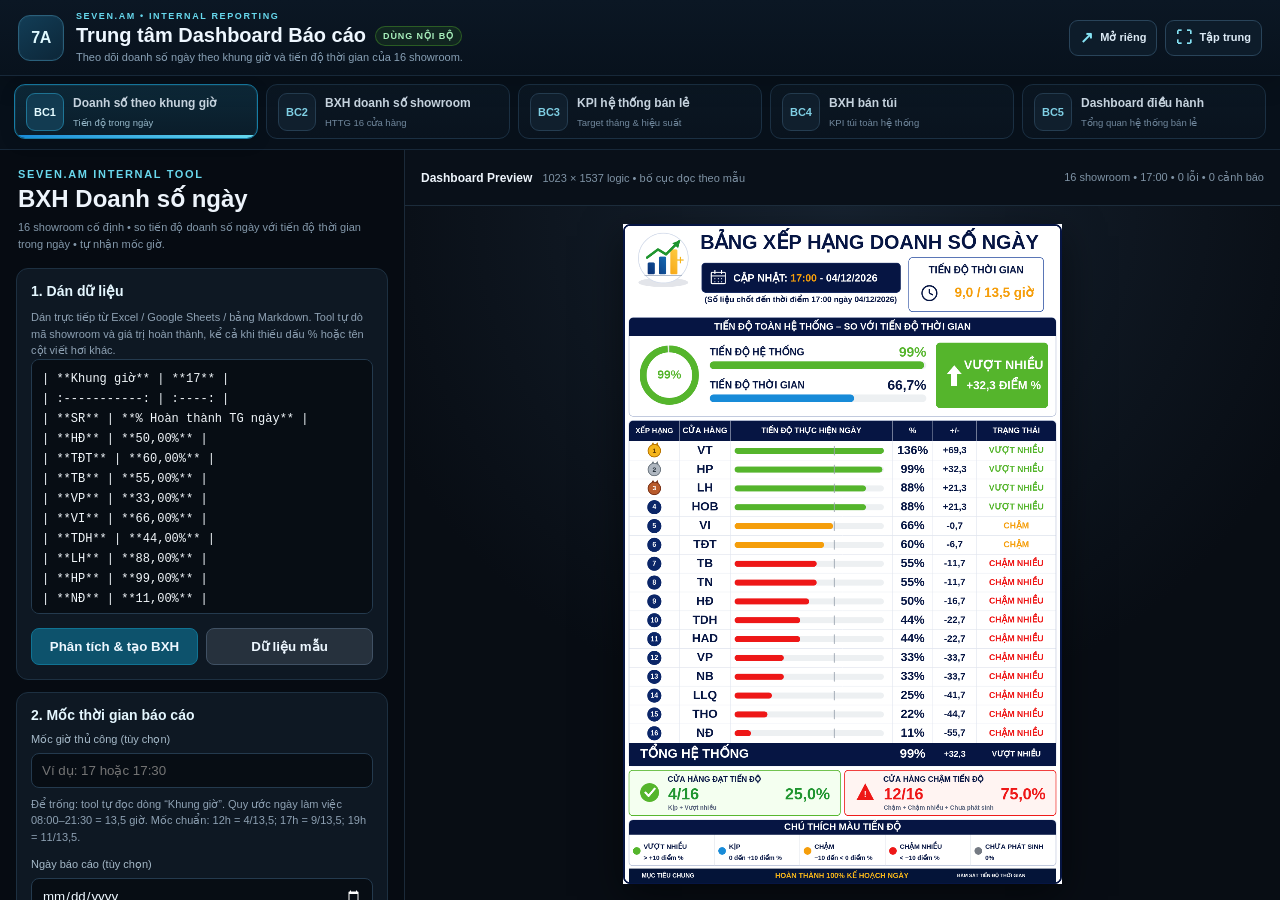
<file: index.html>
<!doctype html>
<html lang="vi">
<head>
  <meta charset="utf-8">
  <meta name="viewport" content="width=device-width, initial-scale=1, viewport-fit=cover">
  <meta name="theme-color" content="#07111d">
  <meta name="robots" content="noindex,nofollow,noarchive">
  <meta name="description" content="Seven.AM Internal Reporting Hub – công cụ nội bộ tổng hợp 5 dashboard báo cáo bán lẻ, showroom và điều hành hệ thống.">
  <title>Seven.AM – Internal Reporting Hub</title>
  <link rel="stylesheet" href="hub.css?v=1.1.0">
</head>
<body>
  <div class="hub" id="hub">
    <header class="hub-header">
      <div class="identity">
        <div class="brand-mark" aria-hidden="true">7A</div>
        <div class="brand-copy">
          <div class="eyebrow">SEVEN.AM • INTERNAL REPORTING</div>
          <div class="title-row">
            <h1>Trung tâm Dashboard Báo cáo</h1>
            <span class="internal-badge">DÙNG NỘI BỘ</span>
          </div>
          <p id="moduleDescription">Theo dõi doanh số ngày theo khung giờ và tiến độ thời gian của 16 showroom.</p>
        </div>
      </div>
      <div class="header-actions">
        <button class="icon-btn" id="openStandalone" type="button" title="Mở báo cáo hiện tại ở tab riêng">
          <span aria-hidden="true">↗</span><span class="action-label">Mở riêng</span>
        </button>
        <button class="icon-btn" id="toggleFocus" type="button" title="Ẩn/hiện thanh điều hướng">
          <span aria-hidden="true">⛶</span><span class="action-label">Tập trung</span>
        </button>
      </div>
    </header>

    <nav class="tabs" aria-label="5 báo cáo nội bộ" role="tablist">
      <button class="tab active" type="button" role="tab" aria-selected="true" data-tab="bc1">
        <span class="tab-code">BC1</span>
        <span class="tab-main">Doanh số theo khung giờ</span>
        <span class="tab-sub">Tiến độ trong ngày</span>
      </button>
      <button class="tab" type="button" role="tab" aria-selected="false" data-tab="bc2">
        <span class="tab-code">BC2</span>
        <span class="tab-main">BXH doanh số showroom</span>
        <span class="tab-sub">HTTG 16 cửa hàng</span>
      </button>
      <button class="tab" type="button" role="tab" aria-selected="false" data-tab="bc3">
        <span class="tab-code">BC3</span>
        <span class="tab-main">KPI hệ thống bán lẻ</span>
        <span class="tab-sub">Target tháng & hiệu suất</span>
      </button>
      <button class="tab" type="button" role="tab" aria-selected="false" data-tab="bc4">
        <span class="tab-code">BC4</span>
        <span class="tab-main">BXH bán túi</span>
        <span class="tab-sub">KPI túi toàn hệ thống</span>
      </button>
      <button class="tab" type="button" role="tab" aria-selected="false" data-tab="bc5">
        <span class="tab-code">BC5</span>
        <span class="tab-main">Dashboard điều hành</span>
        <span class="tab-sub">Tổng quan hệ thống bán lẻ</span>
      </button>
    </nav>

    <main class="workspace">
      <div class="frame-shell">
        <iframe id="reportFrame" title="BC1 – Doanh số theo khung giờ" src="modules/bc1/index.html" loading="eager"></iframe>
        <div class="loading" id="loading" aria-live="polite"><span class="spinner"></span><span>Đang mở báo cáo…</span></div>
      </div>
    </main>
  </div>

  <button id="restoreNav" class="restore-nav" type="button" title="Hiện thanh điều hướng">☰ Báo cáo</button>
  <script src="hub.js?v=1.1.0"></script>
</body>
</html>
</file>
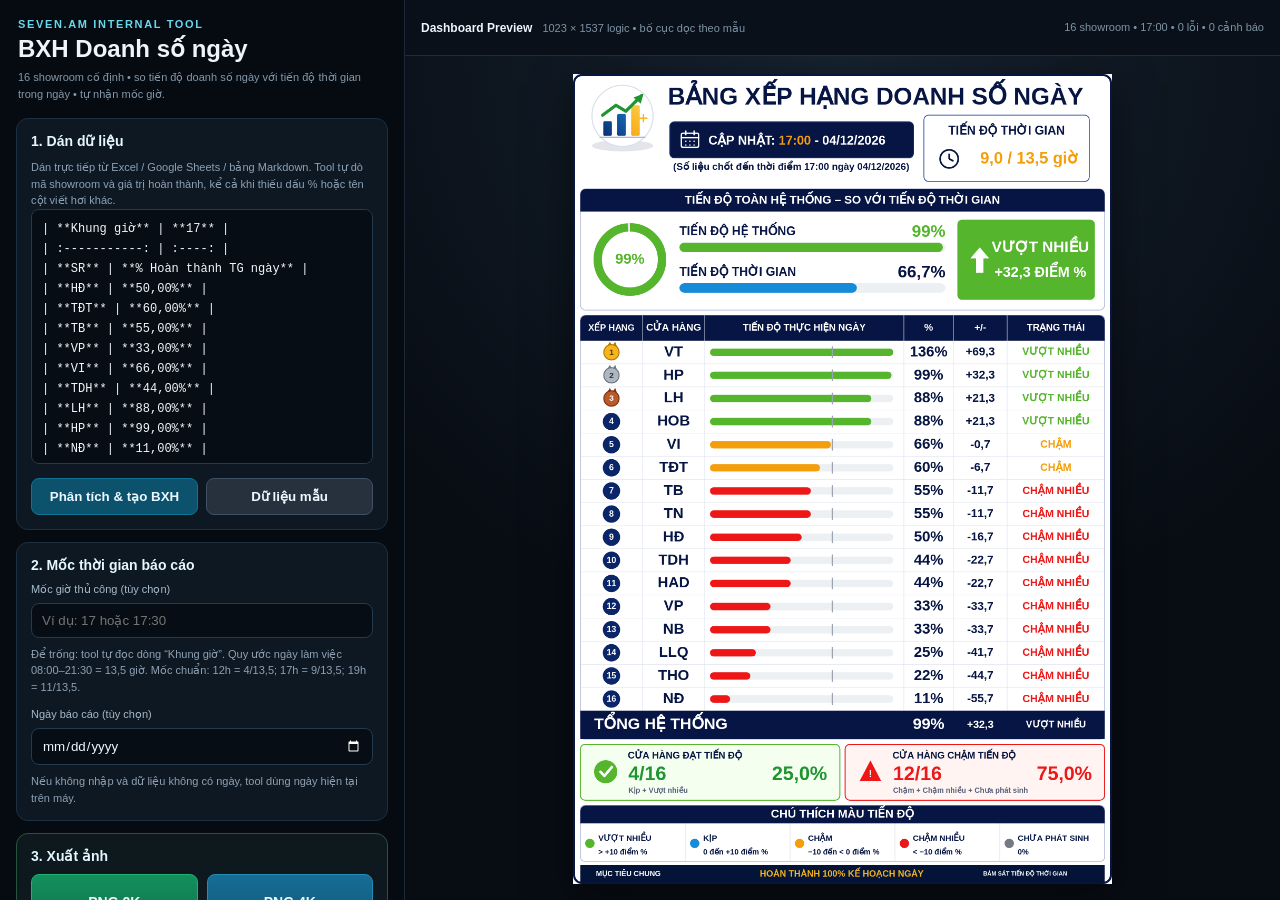
<file: modules/bc1/index.html>
<!doctype html>
<html lang="vi">
<head>
  <meta charset="utf-8">
  <meta name="robots" content="noindex,nofollow,noarchive">
  <meta name="viewport" content="width=device-width, initial-scale=1">
  <title>Seven.AM – BXH Doanh số ngày 16 Showroom</title>
  <link rel="stylesheet" href="styles.css">
</head>
<body>
<div class="app">
  <aside class="panel">
    <div class="brand">
      <div class="eyebrow">SEVEN.AM INTERNAL TOOL</div>
      <h1>BXH Doanh số ngày</h1>
      <p>16 showroom cố định • so tiến độ doanh số ngày với tiến độ thời gian trong ngày • tự nhận mốc giờ.</p>
    </div>

    <section class="card">
      <h2>1. Dán dữ liệu</h2>
      <p class="help">Dán trực tiếp từ Excel / Google Sheets / bảng Markdown. Tool tự dò mã showroom và giá trị hoàn thành, kể cả khi thiếu dấu % hoặc tên cột viết hơi khác.</p>
      <textarea id="dataInput" spellcheck="false"></textarea>
      <div class="actions">
        <button id="parseBtn" class="btn primary">Phân tích & tạo BXH</button>
        <button id="sampleBtn" class="btn secondary">Dữ liệu mẫu</button>
      </div>
    </section>

    <section class="card">
      <h2>2. Mốc thời gian báo cáo</h2>
      <label for="timeOverride">Mốc giờ thủ công (tùy chọn)</label>
      <input id="timeOverride" type="text" inputmode="decimal" placeholder="Ví dụ: 17 hoặc 17:30">
      <p class="help">Để trống: tool tự đọc dòng “Khung giờ”. Quy ước ngày làm việc 08:00–21:30 = 13,5 giờ. Mốc chuẩn: 12h = 4/13,5; 17h = 9/13,5; 19h = 11/13,5.</p>

      <label for="reportDate" class="mt">Ngày báo cáo (tùy chọn)</label>
      <input id="reportDate" type="date">
      <p class="help">Nếu không nhập và dữ liệu không có ngày, tool dùng ngày hiện tại trên máy.</p>
    </section>

    <section class="card export-card">
      <h2>3. Xuất ảnh</h2>
      <div class="export-grid">
        <button id="export2k" class="btn export" disabled>
          <strong>PNG 2K</strong><small>2046 × 3074 px</small>
        </button>
        <button id="export4k" class="btn export blue" disabled>
          <strong>PNG 4K</strong><small>4092 × 6148 px</small>
        </button>
      </div>
      <p class="help center">Render trực tiếp từ Canvas ở độ phân giải đích.</p>
    </section>

    <section class="card">
      <h2>4. Kiểm tra dữ liệu</h2>
      <div id="validation" class="validation"></div>
    </section>

    <section class="card rules">
      <h2>Quy ước trạng thái</h2>
      <div><span class="dot green"></span><b>Vượt nhiều:</b> cao hơn tiến độ thời gian &gt; 10 điểm %</div>
      <div><span class="dot blue"></span><b>Kịp:</b> từ tiến độ thời gian đến +10 điểm %</div>
      <div><span class="dot orange"></span><b>Chậm:</b> thấp hơn tiến độ thời gian đến 10 điểm %</div>
      <div><span class="dot red"></span><b>Chậm nhiều:</b> thấp hơn tiến độ thời gian &gt; 10 điểm %</div>
      <div><span class="dot gray"></span><b>Chưa phát sinh doanh thu:</b> 0%</div>
    </section>

    <div class="foot">Dùng nội bộ • dữ liệu chỉ lưu trên trình duyệt</div>
  </aside>

  <main class="preview">
    <div class="topbar">
      <div><b>Dashboard Preview</b><span>1023 × 1537 logic • bố cục dọc theo mẫu</span></div>
      <div id="meta"></div>
    </div>
    <div id="scroll" class="scroll">
      <div id="canvasWrap" class="canvas-wrap">
        <canvas id="canvas" width="1023" height="1537"></canvas>
      </div>
    </div>
  </main>
</div>

<div id="toast" class="toast"></div>

<div id="modal" class="modal" aria-hidden="true">
  <div class="modal-card">
    <div class="modal-head">
      <div>
        <div id="modalBadge" class="badge">CẦN KIỂM TRA</div>
        <h3 id="modalTitle">Kiểm tra dữ liệu</h3>
      </div>
      <button id="modalClose" class="close" aria-label="Đóng">×</button>
    </div>
    <div id="modalSummary" class="modal-summary"></div>
    <div id="modalIssues" class="modal-issues"></div>
    <button id="modalOk" class="btn primary full">Đã hiểu</button>
  </div>
</div>

<script src="app.js?v=daily-v9-equal-columns-orange-hour"></script>
</body>
</html>
</file>
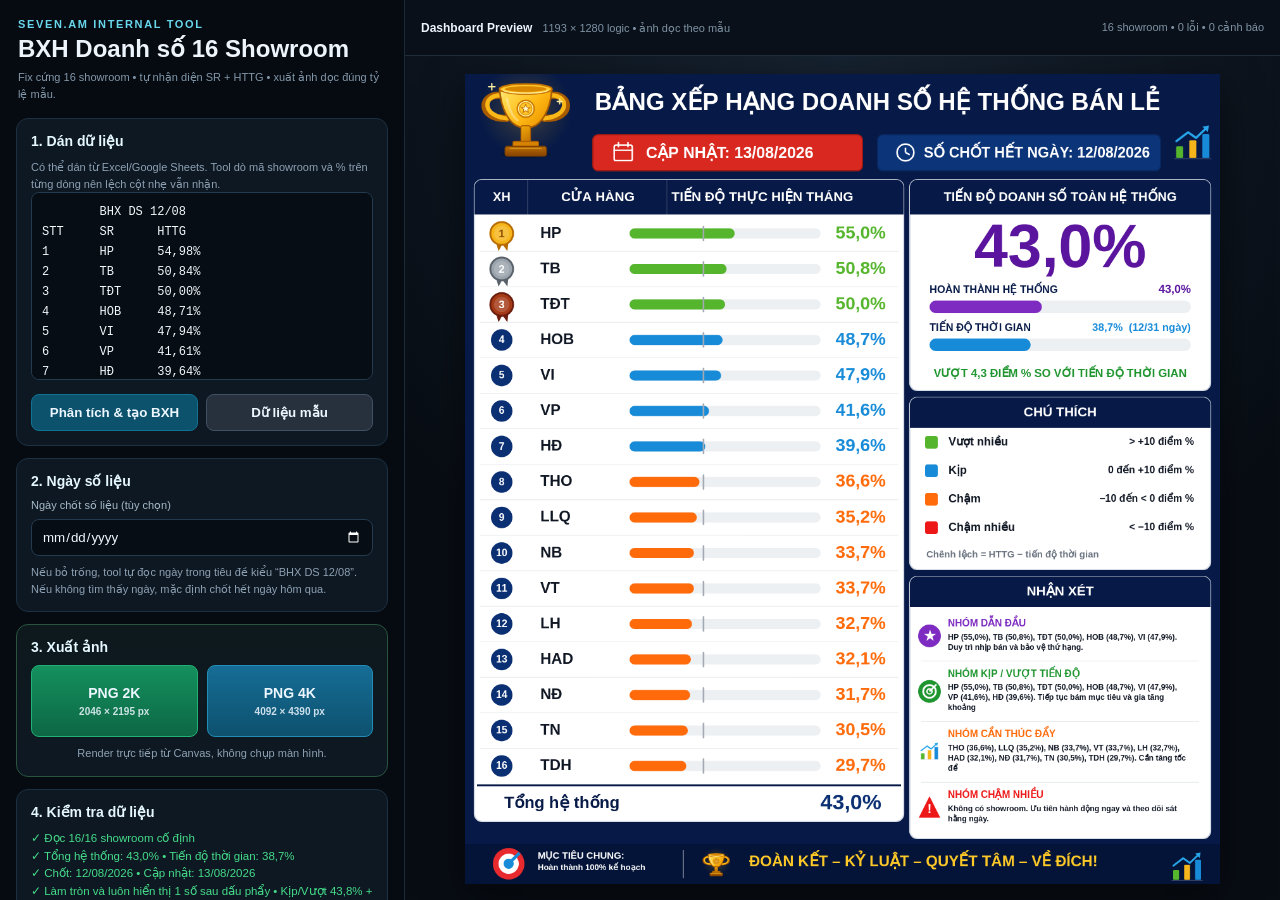
<file: modules/bc2/index.html>
<!doctype html>
<html lang="vi">
<head>
  <meta charset="utf-8">
  <meta name="robots" content="noindex,nofollow,noarchive">
  <meta name="viewport" content="width=device-width, initial-scale=1">
  <title>Seven.AM – Bảng xếp hạng doanh số 16 showroom</title>
  <link rel="stylesheet" href="styles.css">
</head>
<body>
<div class="app">
  <aside class="panel">
    <div class="brand">
      <div class="eyebrow">SEVEN.AM INTERNAL TOOL</div>
      <h1>BXH Doanh số 16 Showroom</h1>
      <p>Fix cứng 16 showroom • tự nhận diện SR + HTTG • xuất ảnh dọc đúng tỷ lệ mẫu.</p>
    </div>

    <section class="card">
      <h2>1. Dán dữ liệu</h2>
      <p class="help">Có thể dán từ Excel/Google Sheets. Tool dò mã showroom và % trên từng dòng nên lệch cột nhẹ vẫn nhận.</p>
      <textarea id="dataInput" spellcheck="false"></textarea>
      <div class="actions">
        <button id="parseBtn" class="btn primary">Phân tích & tạo BXH</button>
        <button id="sampleBtn" class="btn secondary">Dữ liệu mẫu</button>
      </div>
    </section>

    <section class="card">
      <h2>2. Ngày số liệu</h2>
      <label for="closingDate">Ngày chốt số liệu (tùy chọn)</label>
      <input id="closingDate" type="date">
      <p class="help">Nếu bỏ trống, tool tự đọc ngày trong tiêu đề kiểu “BHX DS 12/08”. Nếu không tìm thấy ngày, mặc định chốt hết ngày hôm qua.</p>
    </section>

    <section class="card export-card">
      <h2>3. Xuất ảnh</h2>
      <div class="export-grid">
        <button id="export2k" class="btn export" disabled>
          <strong>PNG 2K</strong><small>2046 × 2195 px</small>
        </button>
        <button id="export4k" class="btn export blue" disabled>
          <strong>PNG 4K</strong><small>4092 × 4390 px</small>
        </button>
      </div>
      <p class="help center">Render trực tiếp từ Canvas, không chụp màn hình.</p>
    </section>

    <section class="card">
      <h2>4. Kiểm tra dữ liệu</h2>
      <div id="validation" class="validation"></div>
    </section>

    <section class="card rules">
      <h2>Quy ước màu</h2>
      <div><span class="dot green"></span><b>Vượt nhiều:</b> HTTG &gt; tiến độ TG + 10 điểm %</div>
      <div><span class="dot blue"></span><b>Kịp:</b> từ tiến độ TG đến +10 điểm %</div>
      <div><span class="dot orange"></span><b>Chậm:</b> từ −10 đến &lt; 0 điểm %</div>
      <div><span class="dot red"></span><b>Chậm nhiều:</b> &lt; −10 điểm %</div>
    </section>

    <div class="foot">Dùng nội bộ • dữ liệu chỉ nằm trên trình duyệt</div>
  </aside>

  <main class="preview">
    <div class="topbar">
      <div><b>Dashboard Preview</b><span>1193 × 1280 logic • ảnh dọc theo mẫu</span></div>
      <div id="meta"></div>
    </div>
    <div id="scroll" class="scroll">
      <div id="canvasWrap" class="canvas-wrap">
        <canvas id="canvas" width="1193" height="1280"></canvas>
      </div>
    </div>
  </main>
</div>

<div id="toast" class="toast"></div>

<div id="modal" class="modal" aria-hidden="true">
  <div class="modal-card">
    <div class="modal-head">
      <div>
        <div id="modalBadge" class="badge">CẦN KIỂM TRA</div>
        <h3 id="modalTitle">Kiểm tra dữ liệu</h3>
      </div>
      <button id="modalClose" class="close">×</button>
    </div>
    <div id="modalSummary" class="modal-summary"></div>
    <div id="modalIssues" class="modal-issues"></div>
    <button id="modalOk" class="btn primary full">Đã hiểu</button>
  </div>
</div>

<script src="app.js?v=bxh16-v4-spacing"></script>
</body>
</html>
</file>
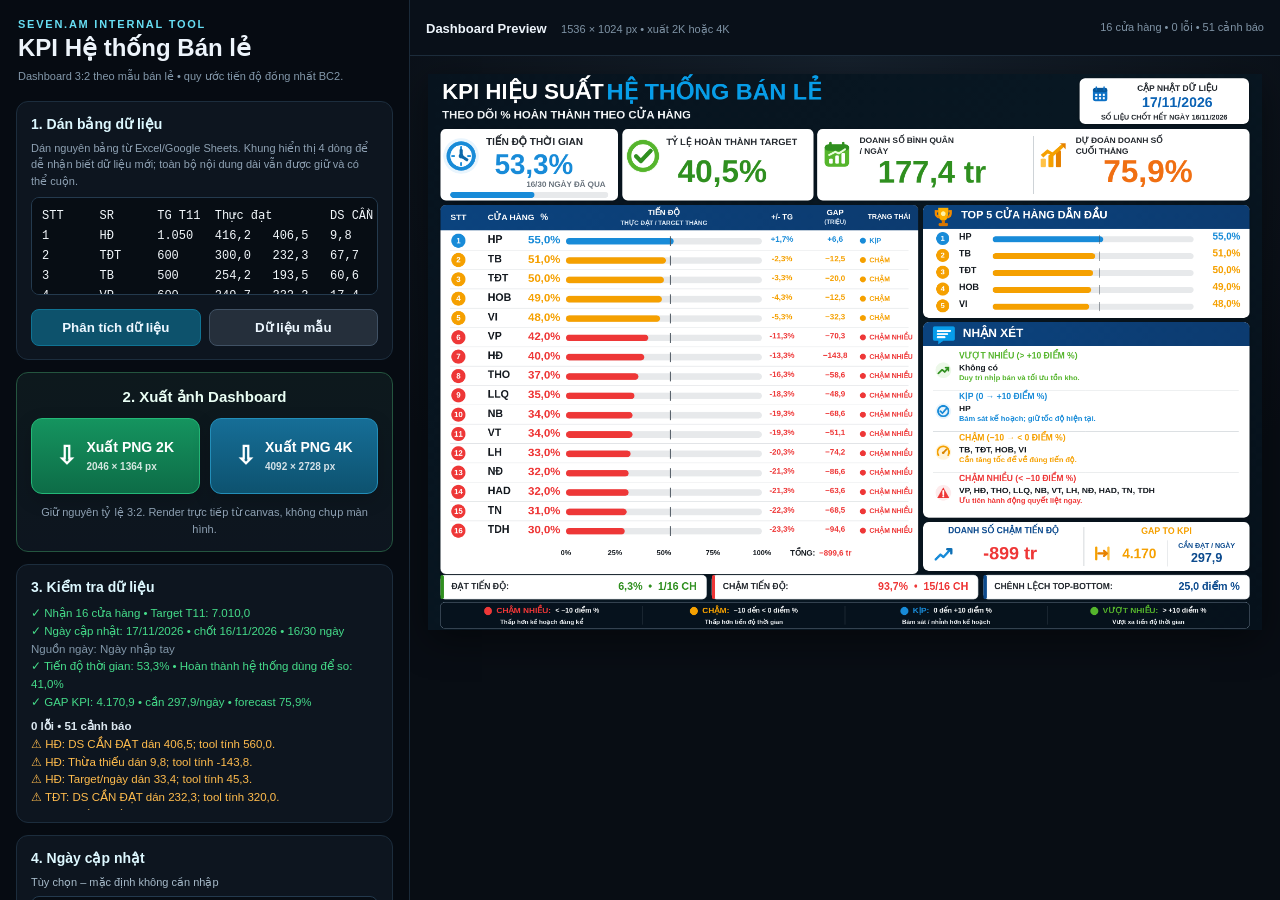
<file: modules/bc3/index.html>
<!doctype html>
<html lang="vi">
<head>
  <meta charset="utf-8" />
  <meta name="robots" content="noindex,nofollow,noarchive">
  <meta name="viewport" content="width=device-width, initial-scale=1" />
  <title>Seven.AM – KPI Hiệu suất hệ thống bán lẻ</title>
  <link rel="stylesheet" href="styles.css" />
</head>
<body>
  <div class="app-shell">
    <aside class="control-panel">
      <header class="panel-header">
        <div class="eyebrow">SEVEN.AM INTERNAL TOOL</div>
        <h1>KPI Hệ thống Bán lẻ</h1>
        <p>Dashboard 3:2 theo mẫu bán lẻ • quy ước tiến độ đồng nhất BC2.</p>
      </header>

      <section class="control-card paste-card">
        <h2>1. Dán bảng dữ liệu</h2>
        <p class="help-text paste-help">Dán nguyên bảng từ Excel/Google Sheets. Khung hiển thị 4 dòng để dễ nhận biết dữ liệu mới; toàn bộ nội dung dài vẫn được giữ và có thể cuộn.</p>
        <textarea id="dataInput" rows="4" spellcheck="false" aria-label="Dán bảng dữ liệu"></textarea>
        <div class="action-grid">
          <button id="parseBtn" class="btn primary">Phân tích dữ liệu</button>
          <button id="sampleBtn" class="btn secondary">Dữ liệu mẫu</button>
        </div>
      </section>

      <section class="control-card export-card">
        <h2>2. Xuất ảnh Dashboard</h2>
        <div class="export-actions">
          <button id="exportBtn" class="btn export-main">
            <span class="export-icon">⇩</span>
            <span><strong>Xuất PNG 2K</strong><small>2046 × 1364 px</small></span>
          </button>
          <button id="export4kBtn" class="btn export-4k">
            <span class="export-icon">⇩</span>
            <span><strong>Xuất PNG 4K</strong><small>4092 × 2728 px</small></span>
          </button>
        </div>
        <p class="help-text export-help">Giữ nguyên tỷ lệ 3:2. Render trực tiếp từ canvas, không chụp màn hình.</p>
      </section>

      <section class="control-card compact">
        <h2>3. Kiểm tra dữ liệu</h2>
        <div id="validationBox" class="validation-box"></div>
      </section>

      <section class="control-card compact">
        <h2>4. Ngày cập nhật</h2>
        <label class="field-label" for="dateOverride">Tùy chọn – mặc định không cần nhập</label>
        <input id="dateOverride" class="date-input" type="date" />
        <p class="help-text">Mặc định: ngày cập nhật = ngày mở tool và số liệu chốt hết ngày hôm trước. Chỉ nhập tay khi cần xem lại báo cáo lịch sử; nếu bảng có dòng “Cập nhật ngày” thì tool ưu tiên dòng đó.</p>
      </section>

      <section class="control-card compact rules">
        <h2>Quy ước trạng thái</h2>
        <div><span class="dot red"></span><b>Chậm nhiều</b> &lt; −10 điểm %</div>
        <div><span class="dot orange"></span><b>Chậm</b> từ −10 đến &lt; 0</div>
        <div><span class="dot blue"></span><b>Kịp</b> từ 0 đến +10</div>
        <div><span class="dot green"></span><b>Vượt nhiều</b> &gt; +10 điểm %</div>
      </section>

      <div class="panel-footer">Dùng nội bộ • dữ liệu chỉ lưu trên trình duyệt</div>
    </aside>

    <main class="preview-area">
      <div class="preview-topbar">
        <div>
          <strong>Dashboard Preview</strong>
          <span>1536 × 1024 px • xuất 2K hoặc 4K</span>
        </div>
        <div id="previewMeta" class="preview-meta"></div>
      </div>
      <div class="preview-scroll" id="previewScroll">
        <div class="canvas-wrap" id="canvasWrap">
          <canvas id="previewCanvas" width="1536" height="1024"></canvas>
        </div>
      </div>
    </main>
  </div>

  <div id="toast" class="toast"></div>

  <div id="validationModal" class="modal-backdrop" aria-hidden="true">
    <div class="modal-card" role="dialog" aria-modal="true" aria-labelledby="modalTitle">
      <div class="modal-head">
        <div>
          <div id="modalBadge" class="modal-badge">CẦN KIỂM TRA</div>
          <h3 id="modalTitle">Phát hiện vấn đề trong dữ liệu</h3>
        </div>
        <button id="modalCloseBtn" class="modal-close" type="button" aria-label="Đóng">×</button>
      </div>
      <div id="modalSummary" class="modal-summary"></div>
      <div id="modalIssues" class="modal-issues"></div>
      <button id="modalOkBtn" class="btn modal-ok" type="button">Đã hiểu</button>
    </div>
  </div>

  <script src="app.js?v=retail-kpi-v21-icons-115"></script>
</body>
</html>
</file>
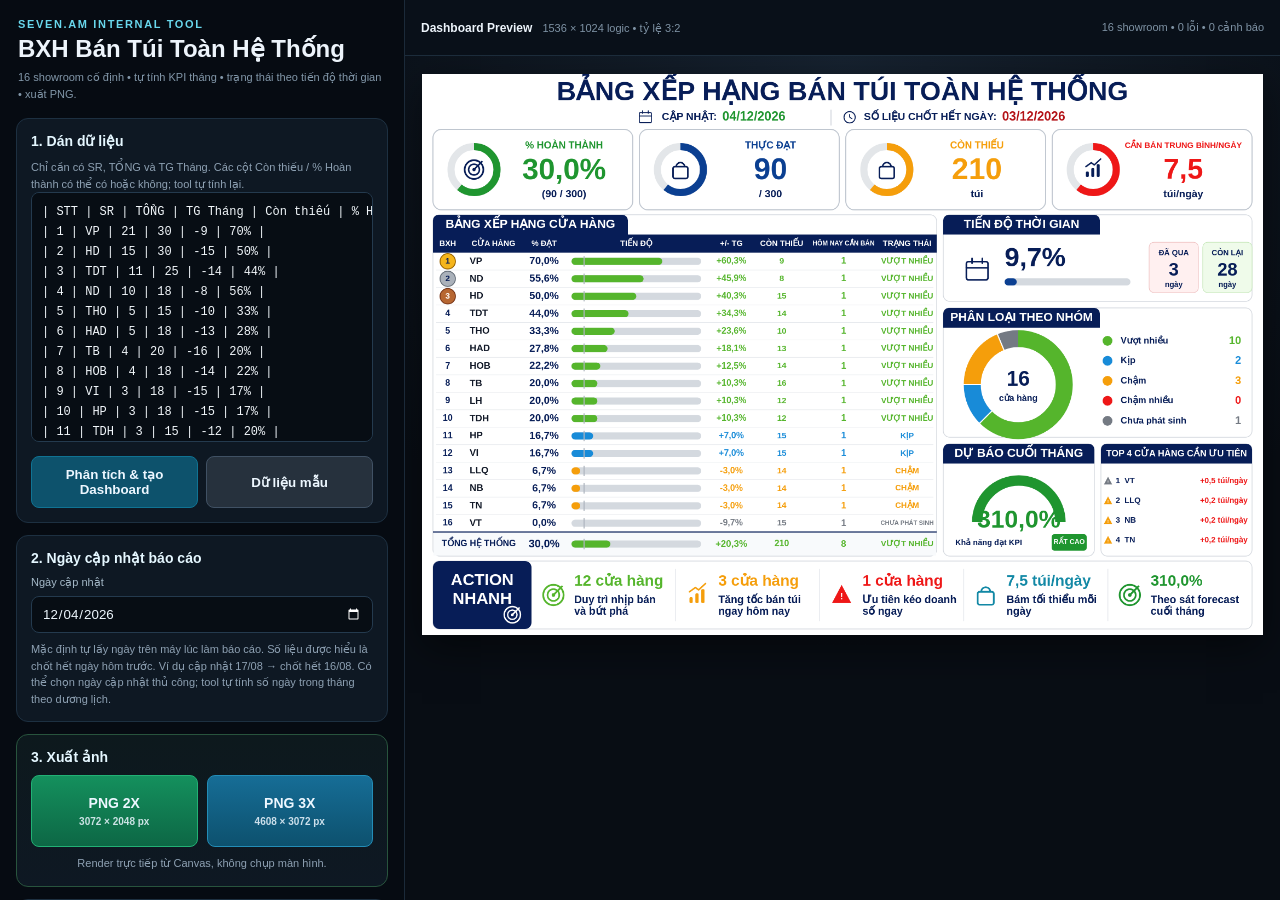
<file: modules/bc4/index.html>
<!doctype html>
<html lang="vi">
<head>
  <meta charset="utf-8">
  <meta name="robots" content="noindex,nofollow,noarchive">
  <meta name="viewport" content="width=device-width,initial-scale=1">
  <title>Seven.AM – Bảng xếp hạng bán túi toàn hệ thống</title>
  <link rel="stylesheet" href="styles.css">
</head>
<body>
<div class="app">
  <aside class="panel">
    <div class="brand">
      <div class="eyebrow">SEVEN.AM INTERNAL TOOL</div>
      <h1>BXH Bán Túi Toàn Hệ Thống</h1>
      <p>16 showroom cố định • tự tính KPI tháng • trạng thái theo tiến độ thời gian • xuất PNG.</p>
    </div>

    <section class="card">
      <h2>1. Dán dữ liệu</h2>
      <p class="help">Chỉ cần có SR, TỔNG và TG Tháng. Các cột Còn thiếu / % Hoàn thành có thể có hoặc không; tool tự tính lại.</p>
      <textarea id="dataInput" spellcheck="false"></textarea>
      <div class="actions">
        <button id="parseBtn" class="btn primary">Phân tích & tạo Dashboard</button>
        <button id="sampleBtn" class="btn secondary">Dữ liệu mẫu</button>
      </div>
    </section>

    <section class="card">
      <h2>2. Ngày cập nhật báo cáo</h2>
      <label for="closingDate">Ngày cập nhật</label>
      <input id="closingDate" type="date">
      <p class="help">Mặc định tự lấy ngày trên máy lúc làm báo cáo. Số liệu được hiểu là chốt hết ngày hôm trước. Ví dụ cập nhật 17/08 → chốt hết 16/08. Có thể chọn ngày cập nhật thủ công; tool tự tính số ngày trong tháng theo dương lịch.</p>
    </section>

    <section class="card export-card">
      <h2>3. Xuất ảnh</h2>
      <div class="export-grid">
        <button id="export2k" class="btn export" disabled><strong>PNG 2X</strong><small>3072 × 2048 px</small></button>
        <button id="export4k" class="btn export blue" disabled><strong>PNG 3X</strong><small>4608 × 3072 px</small></button>
      </div>
      <p class="help center">Render trực tiếp từ Canvas, không chụp màn hình.</p>
    </section>

    <section class="card">
      <h2>4. Kiểm tra dữ liệu</h2>
      <div id="validation" class="validation"></div>
    </section>

    <section class="card rules">
      <h2>Quy ước trạng thái</h2>
      <div><span class="dot green"></span><b>Vượt nhiều:</b> &gt; +10 điểm % so với tiến độ TG</div>
      <div><span class="dot blue"></span><b>Kịp:</b> 0 đến +10 điểm %</div>
      <div><span class="dot orange"></span><b>Chậm:</b> −10 đến &lt; 0 điểm %</div>
      <div><span class="dot red"></span><b>Chậm nhiều:</b> &lt; −10 điểm %</div>
      <div><span class="dot gray"></span><b>Chưa phát sinh:</b> thực đạt = 0</div>
    </section>

    <div class="foot">Dùng nội bộ • dữ liệu chỉ nằm trên trình duyệt</div>
  </aside>

  <main class="preview">
    <div class="topbar">
      <div><b>Dashboard Preview</b><span>1536 × 1024 logic • tỷ lệ 3:2</span></div>
      <div id="meta"></div>
    </div>
    <div id="scroll" class="scroll">
      <div id="canvasWrap" class="canvas-wrap">
        <canvas id="canvas" width="1536" height="1024"></canvas>
      </div>
    </div>
  </main>
</div>

<div id="toast" class="toast"></div>
<div id="modal" class="modal" aria-hidden="true">
  <div class="modal-card">
    <div class="modal-head">
      <div><div id="modalBadge" class="badge">CẦN KIỂM TRA</div><h3 id="modalTitle">Kiểm tra dữ liệu</h3></div>
      <button id="modalClose" class="close">×</button>
    </div>
    <div id="modalSummary" class="modal-summary"></div>
    <div id="modalIssues" class="modal-issues"></div>
    <button id="modalOk" class="btn primary full">Đã hiểu</button>
  </div>
</div>

<script src="app.js?v=tui-canvas-v6-detail-tune"></script>
</body>
</html>
</file>
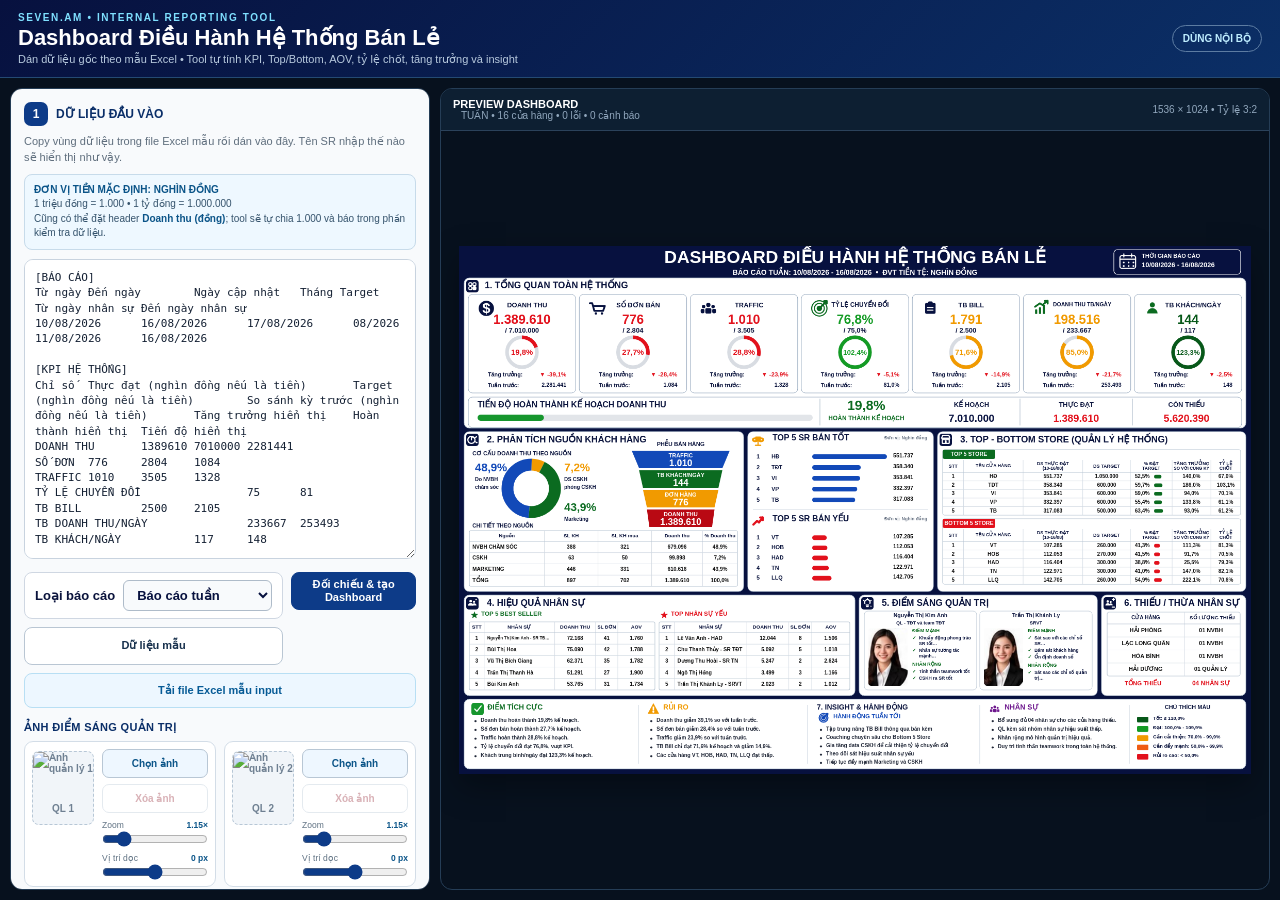
<file: modules/bc5/index.html>
<!doctype html>
<html lang="vi">
<head>
  <meta charset="utf-8">
  <meta name="viewport" content="width=device-width,initial-scale=1">
  <meta name="robots" content="noindex,nofollow,noarchive">
  <meta name="theme-color" content="#07113f">
  <title>Seven.AM • Dashboard Điều Hành Hệ Thống Bán Lẻ</title>
  <link rel="stylesheet" href="styles.css?v=6.0.0">
</head>
<body>
  <header class="app-head">
    <div>
      <div class="eyebrow">SEVEN.AM • INTERNAL REPORTING TOOL</div>
      <h1>Dashboard Điều Hành Hệ Thống Bán Lẻ</h1>
      <p>Dán dữ liệu gốc theo mẫu Excel • Tool tự tính KPI, Top/Bottom, AOV, tỷ lệ chốt, tăng trưởng và insight</p>
    </div>
    <span class="internal">DÙNG NỘI BỘ</span>
  </header>

  <main class="layout">
    <aside class="input-panel">
      <div class="panel-title"><span>1</span> DỮ LIỆU ĐẦU VÀO</div>
      <p class="hint">Copy vùng dữ liệu trong file Excel mẫu rồi dán vào đây. Tên SR nhập thế nào sẽ hiển thị như vậy.</p>
      <div class="unit-note"><b>ĐƠN VỊ TIỀN MẶC ĐỊNH: NGHÌN ĐỒNG</b><br>1 triệu đồng = 1.000 • 1 tỷ đồng = 1.000.000<br>Cũng có thể đặt header <b>Doanh thu (đồng)</b>; tool sẽ tự chia 1.000 và báo trong phần kiểm tra dữ liệu.</div>
      <textarea id="dataInput" spellcheck="false" placeholder="Dán dữ liệu Excel tại đây..."></textarea>

      <div class="button-grid">
        <button id="parseBtn" class="primary">Đối chiếu & tạo Dashboard</button>
        <button id="sampleBtn">Dữ liệu mẫu</button>
      </div>
      <a class="excel-link" href="Mau_Input_Dashboard_Dieu_Hanh_He_Thong.xlsx" download>Tải file Excel mẫu input</a>

      <div class="manager-upload-title">ẢNH ĐIỂM SÁNG QUẢN TRỊ</div>
      <div class="manager-upload-grid">
        <div class="manager-upload-card">
          <div class="manager-thumb"><img id="managerPreview1" alt="Ảnh quản lý 1" hidden><span id="managerEmpty1">QL 1</span></div>
          <div class="manager-upload-actions">
            <label class="manager-file-btn"><span id="managerChooseText1">Chọn ảnh</span><input id="managerImage1" type="file" accept="image/png,image/jpeg,image/webp" hidden></label>
            <button id="managerClear1" type="button" class="manager-clear" disabled>Xóa ảnh</button>
            <div class="manager-adjust"><label>Zoom <b id="managerZoomValue1">1.15×</b></label><input id="managerZoom1" type="range" min="1" max="2" step="0.05" value="1.15"></div>
            <div class="manager-adjust"><label>Vị trí dọc <b id="managerYValue1">0 px</b></label><input id="managerY1" type="range" min="-100" max="100" step="2" value="0"></div>
          </div>
        </div>
        <div class="manager-upload-card">
          <div class="manager-thumb"><img id="managerPreview2" alt="Ảnh quản lý 2" hidden><span id="managerEmpty2">QL 2</span></div>
          <div class="manager-upload-actions">
            <label class="manager-file-btn"><span id="managerChooseText2">Chọn ảnh</span><input id="managerImage2" type="file" accept="image/png,image/jpeg,image/webp" hidden></label>
            <button id="managerClear2" type="button" class="manager-clear" disabled>Xóa ảnh</button>
            <div class="manager-adjust"><label>Zoom <b id="managerZoomValue2">1.15×</b></label><input id="managerZoom2" type="range" min="1" max="2" step="0.05" value="1.15"></div>
            <div class="manager-adjust"><label>Vị trí dọc <b id="managerYValue2">0 px</b></label><input id="managerY2" type="range" min="-100" max="100" step="2" value="0"></div>
          </div>
        </div>
      </div>
      <div class="manager-upload-note">Ảnh được chèn trực tiếp vào Canvas và có trong file PNG xuất. Có thể chỉnh Zoom/Vị trí dọc để crop đồng nhất. Không upload thì dùng ảnh mẫu hoặc avatar mặc định.</div>

      <div class="panel-title second"><span>2</span> KIỂM TRA DỮ LIỆU</div>
      <div id="validationBox" class="validation"></div>

      <div class="panel-title second"><span>3</span> XUẤT DASHBOARD</div>
      <div class="export-grid">
        <button id="export2kBtn" class="export">Xuất PNG 2K<small>2048 × 1365</small></button>
        <button id="export4kBtn" class="export">Xuất PNG 4K<small>4096 × 2731</small></button>
      </div>
    </aside>

    <section class="preview-panel">
      <div class="preview-head">
        <div>
          <strong>PREVIEW DASHBOARD</strong>
          <span id="previewMeta">Chưa có dữ liệu</span>
        </div>
        <span>1536 × 1024 • Tỷ lệ 3:2</span>
      </div>
      <div id="previewScroll" class="preview-scroll">
        <div id="canvasWrap" class="canvas-wrap">
          <canvas id="previewCanvas" width="1536" height="1024"></canvas>
        </div>
      </div>
    </section>
  </main>

  <div id="toast" class="toast"></div>
  <script src="app.js?v=6.0.0"></script>
</body>
</html>
</file>
<file: hub.css>
:root{
  --bg:#050a10;
  --surface:#09131f;
  --surface-2:#0d1a28;
  --line:#1e3448;
  --line-soft:#172839;
  --text:#eef7ff;
  --muted:#88a0b5;
  --cyan:#67d9ee;
  --blue:#188bd8;
  --green:#55b52c;
  --orange:#f59e0b;
  --red:#ee1717;
  font-family:Arial,Helvetica,sans-serif;
}
*{box-sizing:border-box}
html,body{margin:0;width:100%;height:100%;background:var(--bg);color:var(--text)}
body{overflow:hidden}
button{font:inherit}
.hub{height:100dvh;display:grid;grid-template-rows:76px 74px minmax(0,1fr);background:#060c13}
.hub-header{display:flex;align-items:center;justify-content:space-between;gap:18px;padding:10px 18px;border-bottom:1px solid var(--line-soft);background:linear-gradient(180deg,#0b1724,#08121d);box-shadow:0 6px 24px rgba(0,0,0,.18);z-index:4}
.identity{min-width:0;display:flex;align-items:center;gap:12px}
.brand-mark{width:46px;height:46px;flex:0 0 46px;border-radius:12px;display:grid;place-items:center;background:linear-gradient(145deg,#123d56,#0c2638);border:1px solid #2a607b;color:#dff9ff;font-weight:700;font-size:16px;letter-spacing:-.03em;box-shadow:inset 0 0 0 1px rgba(255,255,255,.025)}
.brand-copy{min-width:0}.eyebrow{font-size:9px;font-weight:700;letter-spacing:.18em;color:var(--cyan);margin-bottom:3px}.title-row{display:flex;align-items:center;gap:9px;min-width:0}.title-row h1{margin:0;font-size:20px;line-height:1.15;white-space:nowrap;overflow:hidden;text-overflow:ellipsis}.internal-badge{flex:0 0 auto;font-size:9px;font-weight:700;letter-spacing:.1em;padding:4px 7px;border-radius:999px;color:#a8efbc;background:rgba(85,181,44,.11);border:1px solid rgba(85,181,44,.38)}
.brand-copy p{margin:4px 0 0;font-size:11px;color:var(--muted);white-space:nowrap;overflow:hidden;text-overflow:ellipsis;max-width:min(720px,62vw)}
.header-actions{display:flex;gap:8px;flex:0 0 auto}.icon-btn{height:36px;border-radius:9px;border:1px solid #29445a;background:#0d1c2a;color:#dceaf5;padding:0 10px;display:flex;align-items:center;gap:7px;cursor:pointer;font-weight:700;font-size:11px}.icon-btn:hover{background:#12263a;border-color:#3a617e}.icon-btn span:first-child{font-size:16px;color:#86e3f4}
.tabs{display:grid;grid-template-columns:repeat(5,minmax(0,1fr));gap:8px;padding:8px 14px 10px;background:#07101a;border-bottom:1px solid var(--line-soft);z-index:3}
.tab{position:relative;min-width:0;border:1px solid #1b3043;border-radius:11px;background:linear-gradient(180deg,#0b1723,#09131e);color:#c7d4df;padding:8px 11px;text-align:left;cursor:pointer;display:grid;grid-template-columns:auto minmax(0,1fr);grid-template-rows:auto auto;column-gap:9px;align-items:center;transition:.16s ease;overflow:hidden}
.tab:hover{border-color:#31536d;background:#0d1c2a}.tab.active{border-color:#167da6;background:linear-gradient(180deg,#0d2939,#0a1c29);box-shadow:inset 0 0 0 1px rgba(103,217,238,.08),0 4px 16px rgba(0,0,0,.12)}.tab.active:after{content:"";position:absolute;left:0;right:0;bottom:0;height:3px;background:linear-gradient(90deg,#188bd8,#67d9ee)}
.tab-code{grid-row:1/3;width:38px;height:38px;border-radius:9px;display:grid;place-items:center;background:#101f2d;border:1px solid #253d51;color:#7fcfe4;font-size:11px;font-weight:700}.tab.active .tab-code{background:#123b51;border-color:#1f7697;color:#e4fbff}.tab-main{min-width:0;font-size:12px;font-weight:700;white-space:nowrap;overflow:hidden;text-overflow:ellipsis}.tab-sub{min-width:0;font-size:9.5px;color:#71889d;white-space:nowrap;overflow:hidden;text-overflow:ellipsis;margin-top:2px}.tab.active .tab-sub{color:#95b7c8}
.workspace{min-height:0;background:#050a10}.frame-shell{position:relative;width:100%;height:100%;overflow:hidden}iframe{display:block;width:100%;height:100%;border:0;background:#070b12}.loading{position:absolute;inset:0;display:flex;align-items:center;justify-content:center;gap:10px;background:#07101a;color:#90a7b9;font-size:12px;opacity:0;visibility:hidden;transition:.15s;z-index:2}.loading.show{opacity:1;visibility:visible}.spinner{width:17px;height:17px;border:2px solid #24465d;border-top-color:#67d9ee;border-radius:50%;animation:spin .7s linear infinite}@keyframes spin{to{transform:rotate(360deg)}}
.restore-nav{position:fixed;top:10px;left:10px;z-index:30;display:none;border:1px solid #2b5068;background:#0b1b28;color:#e8f5fd;border-radius:9px;padding:8px 11px;font-size:11px;font-weight:700;cursor:pointer;box-shadow:0 8px 22px rgba(0,0,0,.28)}
body.focus-mode .hub{grid-template-rows:0 0 minmax(0,1fr)}body.focus-mode .hub-header,body.focus-mode .tabs{opacity:0;visibility:hidden;overflow:hidden;padding-top:0;padding-bottom:0;border:0}body.focus-mode .restore-nav{display:block}
@media(max-width:1000px){.hub{grid-template-rows:70px 68px minmax(0,1fr)}.hub-header{padding:8px 12px}.brand-mark{width:40px;height:40px;flex-basis:40px}.title-row h1{font-size:17px}.brand-copy p{max-width:54vw}.tabs{padding:7px 9px 8px;gap:6px;overflow-x:auto;display:flex;scrollbar-width:none}.tabs::-webkit-scrollbar{display:none}.tab{flex:1 0 180px;padding:7px 8px}.tab-code{width:34px;height:34px}.tab-main{font-size:11px}.tab-sub{font-size:9px}.action-label{display:none}.icon-btn{width:36px;justify-content:center;padding:0}}
@media(max-width:680px){.hub{grid-template-rows:64px 62px minmax(0,1fr)}.brand-copy p,.internal-badge{display:none}.title-row h1{font-size:15px}.eyebrow{font-size:8px}.brand-mark{width:36px;height:36px;flex-basis:36px;border-radius:9px}.tabs{overflow-x:auto;display:flex;scrollbar-width:none}.tabs::-webkit-scrollbar{display:none}.tab{flex:0 0 185px}.header-actions{gap:5px}.icon-btn{height:34px;width:34px}}
</file>
<file: modules/bc1/styles.css>
:root{
  --bg:#070b12;--panel:#09111b;--card:#0e1823;--line:#22364a;--text:#edf4fb;--muted:#8fa2b5;
  font-family:Arial,Helvetica,sans-serif;
}
*{box-sizing:border-box}html,body{margin:0;height:100%;background:var(--bg);color:var(--text)}
body{overflow:hidden}button,input{font-family:Arial,Helvetica,sans-serif}textarea{font-family:Consolas,"Courier New",monospace}
.app{height:100vh;display:grid;grid-template-columns:405px 1fr;background:linear-gradient(135deg,#080d14,#0b121b)}
.panel{overflow:auto;padding:18px 16px 26px;background:rgba(7,12,19,.985);border-right:1px solid #1b2a39}
.brand{padding:0 2px 8px}.eyebrow{font-size:11px;letter-spacing:.15em;font-weight:700;color:#69d8ed}
.brand h1{margin:5px 0 6px;font-size:24px}.brand p{margin:0 0 8px;font-size:11px;line-height:1.5;color:#8398aa}
.card{background:var(--card);border:1px solid #1d3041;border-radius:12px;padding:14px;margin-bottom:12px}
.card h2{margin:0 0 10px;font-size:14px;color:#e5f7ff}.help{font-size:11px;line-height:1.5;color:#8ea1b3;margin:8px 0 0}.center{text-align:center}.mt{margin-top:13px}
textarea{width:100%;height:255px;resize:none;overflow:auto;white-space:pre;background:#070d14;border:1px solid #243a4e;border-radius:8px;padding:9px 10px;color:#f2f7fb;outline:none;font-size:12px;line-height:20px}
textarea:focus,input:focus{border-color:#00b8df;box-shadow:0 0 0 2px rgba(0,190,230,.08)}
label{display:block;font-size:11px;color:#a6bac9;margin-bottom:7px}
input[type=date],input[type=text]{width:100%;border:1px solid #243a4e;border-radius:8px;background:#070d14;color:#eff8ff;padding:9px 10px;outline:none;color-scheme:dark}
.actions{display:grid;grid-template-columns:1fr 1fr;gap:8px;margin-top:10px}
.btn{border:1px solid #2c465d;border-radius:8px;background:#111c27;color:#edf7ff;padding:10px 12px;font-weight:700;cursor:pointer}
.btn:hover{filter:brightness(1.08)}.btn:disabled{opacity:.45;cursor:not-allowed}.btn.primary{background:#0d526c;border-color:#107393}.btn.secondary{background:#26313d;border-color:#405164}.full{width:100%}
.export-card{border-color:#28543d;background:linear-gradient(180deg,#0d191d,#0e1823)}
.export-grid{display:grid;grid-template-columns:1fr 1fr;gap:9px}
.btn.export{min-height:72px;background:linear-gradient(180deg,#14905d,#0d6745);border-color:#22b175;display:flex;flex-direction:column;align-items:center;justify-content:center}
.btn.export.blue{background:linear-gradient(180deg,#166d96,#0d516e);border-color:#238db7}.btn.export strong{font-size:14px}.btn.export small{font-size:10px;margin-top:5px;opacity:.85}
.validation{max-height:250px;overflow:auto;font-size:11.5px;line-height:1.55;color:#cbd6df}.ok{color:#45dc8a}.warn{color:#ffbc4d}.err{color:#ff6868}.muted{color:#8297a9}.section{font-weight:700;color:#dce8f1;margin-top:5px}
.rules>div{font-size:11px;color:#becbd5;margin:7px 0;display:flex;align-items:center;gap:7px}.dot{width:9px;height:9px;border-radius:50%;display:inline-block;flex:0 0 auto}.dot.green{background:#55b52c}.dot.blue{background:#188bd8}.dot.orange{background:#f59e0b}.dot.red{background:#ee1717}.dot.gray{background:#747a83}
.foot{text-align:center;color:#60758a;font-size:10px;padding:7px}
.preview{min-width:0;height:100vh;display:flex;flex-direction:column}.topbar{height:56px;display:flex;align-items:center;justify-content:space-between;padding:0 16px;background:#091019;border-bottom:1px solid #1c2c3b;font-size:12px}
.topbar span{font-size:11px;color:#7f93a5;margin-left:10px}.topbar #meta{font-size:11px;color:#7f93a5}
.scroll{flex:1;overflow:auto;padding:18px;display:flex;justify-content:center;align-items:flex-start;background:radial-gradient(circle at 50% 0,#162230,#080d14 62%)}
.canvas-wrap{background:#f7f8fb;box-shadow:0 12px 38px rgba(0,0,0,.5);flex:0 0 auto}.canvas-wrap canvas{display:block;max-width:none}
.toast{position:fixed;right:22px;bottom:22px;background:#0d1722;border:1px solid #1c566b;color:#eaffff;padding:11px 15px;border-radius:9px;opacity:0;transform:translateY(8px);transition:.2s;pointer-events:none;z-index:50}.toast.show{opacity:1;transform:translateY(0)}
.modal{position:fixed;inset:0;display:flex;align-items:center;justify-content:center;padding:24px;background:rgba(2,7,12,.74);backdrop-filter:blur(3px);z-index:100;opacity:0;visibility:hidden;transition:.18s}.modal.show{opacity:1;visibility:visible}
.modal-card{width:min(560px,calc(100vw - 36px));max-height:min(650px,calc(100vh - 48px));overflow:hidden;background:#0d151f;border:1px solid #32495c;border-radius:16px;box-shadow:0 22px 70px rgba(0,0,0,.55);padding:18px;display:flex;flex-direction:column}
.modal-head{display:flex;align-items:flex-start;justify-content:space-between}.modal-head h3{margin:5px 0 0;font-size:20px}.badge{font-size:10px;letter-spacing:.12em;font-weight:700;color:#ffc55a}.close{border:0;background:transparent;color:#9fb0be;font-size:28px;cursor:pointer}.modal-summary{margin:13px 0 10px;padding:10px 12px;border-radius:9px;background:#0a1118;border:1px solid #22364a;font-size:12px;font-weight:700}
.modal-issues{overflow:auto;max-height:370px;padding-right:4px}.issue{font-size:12px;line-height:1.45;padding:9px 10px;border-radius:8px;margin:7px 0;background:#101b26;border-left:4px solid #ffbc4d}.issue.err{border-left-color:#ff5f65;background:#21151a}
@media(max-width:1050px){.app{grid-template-columns:350px 1fr}.actions{grid-template-columns:1fr}.export-grid{grid-template-columns:1fr 1fr}.scroll{justify-content:flex-start}}
</file>
<file: modules/bc2/styles.css>
:root{
  --bg:#070b12;--panel:#09111b;--card:#0e1823;--line:#22364a;--text:#edf4fb;--muted:#8fa2b5;
  font-family:Arial,Helvetica,sans-serif;
}
*{box-sizing:border-box}html,body{margin:0;height:100%;background:var(--bg);color:var(--text)}
body{overflow:hidden}button,input{font-family:Arial,Helvetica,sans-serif}textarea{font-family:Consolas,"Courier New",monospace}
.app{height:100vh;display:grid;grid-template-columns:405px 1fr;background:linear-gradient(135deg,#080d14,#0b121b)}
.panel{overflow:auto;padding:18px 16px 26px;background:rgba(7,12,19,.985);border-right:1px solid #1b2a39}
.brand{padding:0 2px 8px}.eyebrow{font-size:11px;letter-spacing:.15em;font-weight:700;color:#69d8ed}
.brand h1{margin:5px 0 6px;font-size:24px}.brand p{margin:0 0 8px;font-size:11px;line-height:1.5;color:#8398aa}
.card{background:var(--card);border:1px solid #1d3041;border-radius:12px;padding:14px;margin-bottom:12px}
.card h2{margin:0 0 10px;font-size:14px;color:#e5f7ff}.help{font-size:11px;line-height:1.5;color:#8ea1b3;margin:8px 0 0}.center{text-align:center}
textarea{width:100%;height:188px;resize:none;overflow:auto;white-space:pre;background:#070d14;border:1px solid #243a4e;border-radius:8px;padding:9px 10px;color:#f2f7fb;outline:none;font-size:12px;line-height:20px}
textarea:focus,input:focus{border-color:#00b8df;box-shadow:0 0 0 2px rgba(0,190,230,.08)}
label{display:block;font-size:11px;color:#a6bac9;margin-bottom:7px}
input[type=date]{width:100%;border:1px solid #243a4e;border-radius:8px;background:#070d14;color:#eff8ff;padding:9px 10px;outline:none;color-scheme:dark}
.actions{display:grid;grid-template-columns:1fr 1fr;gap:8px;margin-top:10px}
.btn{border:1px solid #2c465d;border-radius:8px;background:#111c27;color:#edf7ff;padding:10px 12px;font-weight:700;cursor:pointer}
.btn:hover{filter:brightness(1.08)}.btn:disabled{opacity:.45;cursor:not-allowed}.btn.primary{background:#0d526c;border-color:#107393}.btn.secondary{background:#26313d;border-color:#405164}.full{width:100%}
.export-card{border-color:#28543d;background:linear-gradient(180deg,#0d191d,#0e1823)}
.export-grid{display:grid;grid-template-columns:1fr 1fr;gap:9px}
.btn.export{min-height:72px;background:linear-gradient(180deg,#14905d,#0d6745);border-color:#22b175;display:flex;flex-direction:column;align-items:center;justify-content:center}
.btn.export.blue{background:linear-gradient(180deg,#166d96,#0d516e);border-color:#238db7}.btn.export strong{font-size:14px}.btn.export small{font-size:10px;margin-top:5px;opacity:.85}
.validation{max-height:230px;overflow:auto;font-size:11.5px;line-height:1.55;color:#cbd6df}.ok{color:#45dc8a}.warn{color:#ffbc4d}.err{color:#ff6868}.muted{color:#8297a9}.section{font-weight:700;color:#dce8f1;margin-top:5px}
.rules>div{font-size:11px;color:#becbd5;margin:7px 0;display:flex;align-items:center;gap:7px}.dot{width:9px;height:9px;border-radius:50%;display:inline-block;flex:0 0 auto}.dot.green{background:#55b52c}.dot.blue{background:#188bd8}.dot.orange{background:#f5a000}.dot.red{background:#ee3737}
.foot{text-align:center;color:#60758a;font-size:10px;padding:7px}
.preview{min-width:0;height:100vh;display:flex;flex-direction:column}.topbar{height:56px;display:flex;align-items:center;justify-content:space-between;padding:0 16px;background:#091019;border-bottom:1px solid #1c2c3b;font-size:12px}
.topbar span{font-size:11px;color:#7f93a5;margin-left:10px}.topbar #meta{font-size:11px;color:#7f93a5}
.scroll{flex:1;overflow:auto;padding:18px;display:flex;justify-content:center;align-items:flex-start;background:radial-gradient(circle at 50% 0,#162230,#080d14 62%)}
.canvas-wrap{background:#061633;box-shadow:0 12px 38px rgba(0,0,0,.5);flex:0 0 auto}.canvas-wrap canvas{display:block;max-width:none}
.toast{position:fixed;right:22px;bottom:22px;background:#0d1722;border:1px solid #1c566b;color:#eaffff;padding:11px 15px;border-radius:9px;opacity:0;transform:translateY(8px);transition:.2s;pointer-events:none;z-index:50}.toast.show{opacity:1;transform:translateY(0)}
.modal{position:fixed;inset:0;display:flex;align-items:center;justify-content:center;padding:24px;background:rgba(2,7,12,.74);backdrop-filter:blur(3px);z-index:100;opacity:0;visibility:hidden;transition:.18s}.modal.show{opacity:1;visibility:visible}
.modal-card{width:min(560px,calc(100vw - 36px));max-height:min(650px,calc(100vh - 48px));overflow:hidden;background:#0d151f;border:1px solid #32495c;border-radius:16px;box-shadow:0 22px 70px rgba(0,0,0,.55);padding:18px;display:flex;flex-direction:column}
.modal-head{display:flex;align-items:flex-start;justify-content:space-between}.modal-head h3{margin:5px 0 0;font-size:20px}.badge{font-size:10px;letter-spacing:.12em;font-weight:700;color:#ffc55a}.close{border:0;background:transparent;color:#9fb0be;font-size:28px;cursor:pointer}.modal-summary{margin:13px 0 10px;padding:10px 12px;border-radius:9px;background:#0a1118;border:1px solid #22364a;font-size:12px;font-weight:700}
.modal-issues{overflow:auto;max-height:370px;padding-right:4px}.issue{font-size:12px;line-height:1.45;padding:9px 10px;border-radius:8px;margin:7px 0;background:#101b26;border-left:4px solid #ffbc4d}.issue.err{border-left-color:#ff5f65;background:#21151a}
@media(max-width:1050px){.app{grid-template-columns:350px 1fr}.actions{grid-template-columns:1fr}.export-grid{grid-template-columns:1fr 1fr}.scroll{justify-content:flex-start}}
</file>
<file: modules/bc3/styles.css>
:root{
  --bg:#070b12;--panel:#0b111b;--card:#0d151f;--line:#22364a;--text:#edf4fb;--muted:#8fa2b5;
  font-family:Arial, Helvetica, sans-serif;
}
*{box-sizing:border-box}html,body{margin:0;height:100%;background:var(--bg);color:var(--text)}body{overflow:hidden}
button,input{font-family:Arial, Helvetica, sans-serif}textarea{font-family:Consolas,'Courier New',monospace}
.app-shell{height:100vh;display:grid;grid-template-columns:410px 1fr;background:linear-gradient(135deg,#080d14,#0b121b)}
.control-panel{overflow:auto;padding:18px 16px 24px;background:rgba(7,12,19,.98);border-right:1px solid #1a2a39}
.panel-header{padding:0 2px 6px}.panel-header h1{margin:4px 0 6px;font-size:24px}.panel-header p{font-size:11px;line-height:1.5;color:#8398aa;margin:0 0 10px}.eyebrow{font-size:11px;letter-spacing:.16em;color:#67def3;font-weight:700}
.control-card{background:var(--card);border:1px solid #1c2d3d;border-radius:12px;padding:14px;margin-bottom:12px}.control-card h2{margin:0 0 10px;font-size:14px;color:#ddf8ff}.control-card.compact{padding-bottom:12px}.help-text{font-size:11px;line-height:1.5;color:#8ea1b3;margin:8px 0 0}

/* Export: menu item 2, large and centered */
.export-card{padding:15px 14px 14px;border-color:#24553f;background:linear-gradient(180deg,#0d191d,#0d151f)}
.export-card h2{text-align:center;font-size:15px;color:#eafff5;margin-bottom:12px}
.export-actions{display:grid;grid-template-columns:1fr 1fr;gap:10px;align-items:stretch}
.btn{border:1px solid #2c465d;border-radius:8px;background:#111c27;color:#edf7ff;padding:10px 12px;font-weight:700;cursor:pointer}.btn:hover{filter:brightness(1.08)}.btn:disabled{opacity:.55;cursor:not-allowed}
.export-actions .btn{min-height:76px;padding:10px 9px;display:flex;align-items:center;justify-content:center;gap:9px;text-align:left;border-radius:11px;box-shadow:0 6px 18px rgba(0,0,0,.18)}
.export-actions .btn strong{display:block;font-size:14px;line-height:1.1}.export-actions .btn small{display:block;margin-top:5px;font-size:10px;opacity:.82;white-space:nowrap}.export-icon{font-size:25px;line-height:1;font-weight:700;transform:translateY(-1px)}
.btn.export-main{background:linear-gradient(180deg,#15945f,#0d6c47);border-color:#24b878;color:#fff}.btn.export-4k{background:linear-gradient(180deg,#166e97,#0d526f);border-color:#238eb9;color:#fff}.export-help{text-align:center;margin-top:10px}

/* Paste box: 4 visible lines */
.paste-card{padding-bottom:13px}.paste-help{margin:-2px 0 8px}
textarea{width:100%;height:98px;min-height:98px;max-height:98px;resize:none;overflow:auto;white-space:pre;background:#070d14;border:1px solid #243a4e;border-radius:8px;padding:8px 10px;color:#f2f7fb;outline:none;font-size:12px;line-height:20px}
textarea:focus,.date-input:focus{border-color:#00b8df;box-shadow:0 0 0 2px rgba(0,190,230,.08)}
.action-grid{display:grid;grid-template-columns:1fr 1fr;gap:8px;margin-top:10px}.btn.primary{background:#0d526c;border-color:#107393}.btn.secondary{background:#252f3b;border-color:#405164}.btn.full{width:100%}
.field-label{display:block;font-size:11px;color:#a6bac9;margin-bottom:7px}.date-input{width:100%;border:1px solid #243a4e;border-radius:8px;background:#070d14;color:#eff8ff;padding:9px 10px;outline:none;color-scheme:dark}
.validation-box{font-size:11.5px;line-height:1.55;color:#cbd6df;max-height:205px;overflow:auto;padding-right:3px}.validation-box .ok{color:#45dc8a}.validation-box .warn{color:#ffbc4d}.validation-box .err{color:#ff6868}.validation-box .section{color:#dce8f1;font-weight:700;margin-top:6px}.validation-box .muted{color:#8297a9}
.rules>div{font-size:11px;color:#b9c8d4;margin:7px 0;display:flex;align-items:center;gap:7px}.dot{width:9px;height:9px;border-radius:50%;display:inline-block;flex:0 0 auto}.dot.red{background:#ed3737}.dot.orange{background:#f59e0b}.dot.blue{background:#188bd8}.dot.green{background:#55b52c}
.panel-footer{text-align:center;font-size:10px;color:#60758a;padding:8px}
.preview-area{min-width:0;height:100vh;display:flex;flex-direction:column}.preview-topbar{height:56px;display:flex;align-items:center;justify-content:space-between;padding:0 16px;background:#091019;border-bottom:1px solid #1c2c3b}.preview-topbar strong{font-size:13px}.preview-topbar span{font-size:11px;color:#7f93a5;margin-left:10px}.preview-meta{font-size:11px;color:#7f93a5}.preview-scroll{flex:1;overflow:auto;padding:18px;display:flex;justify-content:center;align-items:flex-start;background:radial-gradient(circle at 50% 0,#15202c,#080d14 60%)}.canvas-wrap{box-shadow:0 10px 35px rgba(0,0,0,.45);background:#07131e;flex:0 0 auto}.canvas-wrap canvas{display:block;max-width:none}.toast{position:fixed;right:22px;bottom:22px;background:#0d1722;border:1px solid #1c566b;color:#eaffff;padding:11px 15px;border-radius:9px;opacity:0;transform:translateY(8px);transition:.2s;pointer-events:none;z-index:50}.toast.show{opacity:1;transform:translateY(0)}

/* Validation popup */
.modal-backdrop{position:fixed;inset:0;display:flex;align-items:center;justify-content:center;padding:24px;background:rgba(2,7,12,.72);backdrop-filter:blur(3px);z-index:100;opacity:0;visibility:hidden;transition:.18s}
.modal-backdrop.show{opacity:1;visibility:visible}.modal-card{width:min(560px,calc(100vw - 36px));max-height:min(660px,calc(100vh - 48px));overflow:hidden;background:#0d151f;border:1px solid #32495c;border-radius:16px;box-shadow:0 22px 70px rgba(0,0,0,.55);padding:18px;display:flex;flex-direction:column}
.modal-head{display:flex;align-items:flex-start;justify-content:space-between;gap:16px}.modal-head h3{margin:5px 0 0;font-size:20px;line-height:1.25;color:#f7fbff}.modal-badge{display:inline-block;font-size:10px;letter-spacing:.12em;font-weight:700;color:#ffc55a}.modal-card.has-error .modal-badge{color:#ff7474}.modal-close{border:0;background:transparent;color:#9fb0be;font-size:28px;line-height:1;cursor:pointer;padding:0 2px}.modal-close:hover{color:#fff}.modal-summary{margin:13px 0 10px;padding:10px 12px;border-radius:9px;background:#0a1118;border:1px solid #22364a;color:#d9e4ec;font-size:12px;font-weight:700}.modal-issues{overflow:auto;min-height:0;max-height:380px;padding-right:4px}.modal-issue{font-size:12px;line-height:1.45;padding:9px 10px;border-radius:8px;margin:7px 0;background:#101b26;border-left:4px solid #ffbc4d;color:#e8eef3}.modal-issue.err{border-left-color:#ff5f65;background:#21151a}.modal-issue.warn{border-left-color:#ffbc4d}.modal-more{font-size:11px;color:#8fa2b5;padding:5px 2px}.btn.modal-ok{margin-top:13px;width:100%;background:#0d526c;border-color:#107393;padding:11px}

@media(max-width:1100px){.app-shell{grid-template-columns:350px 1fr}.action-grid{grid-template-columns:1fr}.export-actions{grid-template-columns:1fr 1fr}.preview-scroll{justify-content:flex-start}}
@media(max-width:700px){.export-actions{grid-template-columns:1fr}.app-shell{grid-template-columns:320px 1fr}}
</file>
<file: modules/bc4/styles.css>
:root{
  --bg:#070b12;--panel:#09111b;--card:#0e1823;--line:#22364a;--text:#edf4fb;--muted:#8fa2b5;
  font-family:Arial,Helvetica,sans-serif;
}
*{box-sizing:border-box}html,body{margin:0;height:100%;background:var(--bg);color:var(--text)}body{overflow:hidden}
button,input{font-family:Arial,Helvetica,sans-serif}textarea{font-family:Consolas,"Courier New",monospace}
.app{height:100vh;display:grid;grid-template-columns:405px 1fr;background:linear-gradient(135deg,#080d14,#0b121b)}
.panel{overflow:auto;padding:18px 16px 26px;background:rgba(7,12,19,.985);border-right:1px solid #1b2a39}
.brand{padding:0 2px 8px}.eyebrow{font-size:11px;letter-spacing:.15em;font-weight:700;color:#69d8ed}.brand h1{margin:5px 0 6px;font-size:24px}.brand p{margin:0 0 8px;font-size:11px;line-height:1.5;color:#8398aa}
.card{background:var(--card);border:1px solid #1d3041;border-radius:12px;padding:14px;margin-bottom:12px}.card h2{margin:0 0 10px;font-size:14px;color:#e5f7ff}.help{font-size:11px;line-height:1.5;color:#8ea1b3;margin:8px 0 0}.center{text-align:center}
textarea{width:100%;height:250px;resize:none;overflow:auto;white-space:pre;background:#070d14;border:1px solid #243a4e;border-radius:8px;padding:9px 10px;color:#f2f7fb;outline:none;font-size:12px;line-height:20px}
textarea:focus,input:focus{border-color:#00b8df;box-shadow:0 0 0 2px rgba(0,190,230,.08)}label{display:block;font-size:11px;color:#a6bac9;margin-bottom:7px}
input[type=date]{width:100%;border:1px solid #243a4e;border-radius:8px;background:#070d14;color:#eff8ff;padding:9px 10px;outline:none;color-scheme:dark}
.actions{display:grid;grid-template-columns:1fr 1fr;gap:8px;margin-top:10px}.btn{border:1px solid #2c465d;border-radius:8px;background:#111c27;color:#edf7ff;padding:10px 12px;font-weight:700;cursor:pointer}.btn:hover{filter:brightness(1.08)}.btn:disabled{opacity:.45;cursor:not-allowed}.btn.primary{background:#0d526c;border-color:#107393}.btn.secondary{background:#26313d;border-color:#405164}.full{width:100%}
.export-card{border-color:#28543d;background:linear-gradient(180deg,#0d191d,#0e1823)}.export-grid{display:grid;grid-template-columns:1fr 1fr;gap:9px}.btn.export{min-height:72px;background:linear-gradient(180deg,#14905d,#0d6745);border-color:#22b175;display:flex;flex-direction:column;align-items:center;justify-content:center}.btn.export.blue{background:linear-gradient(180deg,#166d96,#0d516e);border-color:#238db7}.btn.export strong{font-size:14px}.btn.export small{font-size:10px;margin-top:5px;opacity:.85}
.validation{max-height:230px;overflow:auto;font-size:11.5px;line-height:1.55;color:#cbd6df}.ok{color:#45dc8a}.warn{color:#ffbc4d}.err{color:#ff6868}.muted{color:#8297a9}.section{font-weight:700;color:#dce8f1;margin-top:5px}
.rules>div{font-size:11px;color:#becbd5;margin:7px 0;display:flex;align-items:center;gap:7px}.dot{width:9px;height:9px;border-radius:50%;display:inline-block;flex:0 0 auto}.dot.green{background:#55b52c}.dot.blue{background:#188bd8}.dot.orange{background:#f59e0b}.dot.red{background:#ee1717}.dot.gray{background:#7b8189}.foot{text-align:center;color:#60758a;font-size:10px;padding:7px}
.preview{min-width:0;height:100vh;display:flex;flex-direction:column}.topbar{height:56px;display:flex;align-items:center;justify-content:space-between;padding:0 16px;background:#091019;border-bottom:1px solid #1c2c3b;font-size:12px}.topbar span{font-size:11px;color:#7f93a5;margin-left:10px}.topbar #meta{font-size:11px;color:#7f93a5}
.scroll{flex:1;overflow:auto;padding:18px;display:flex;justify-content:center;align-items:flex-start;background:radial-gradient(circle at 50% 0,#162230,#080d14 62%)}.canvas-wrap{background:#fff;box-shadow:0 12px 38px rgba(0,0,0,.5);flex:0 0 auto}.canvas-wrap canvas{display:block;max-width:none}
.toast{position:fixed;right:22px;bottom:22px;background:#0d1722;border:1px solid #1c566b;color:#eaffff;padding:11px 15px;border-radius:9px;opacity:0;transform:translateY(8px);transition:.2s;pointer-events:none;z-index:50}.toast.show{opacity:1;transform:translateY(0)}
.modal{position:fixed;inset:0;display:flex;align-items:center;justify-content:center;padding:24px;background:rgba(2,7,12,.74);backdrop-filter:blur(3px);z-index:100;opacity:0;visibility:hidden;transition:.18s}.modal.show{opacity:1;visibility:visible}.modal-card{width:min(560px,calc(100vw - 36px));max-height:min(650px,calc(100vh - 48px));overflow:hidden;background:#0d151f;border:1px solid #32495c;border-radius:16px;box-shadow:0 22px 70px rgba(0,0,0,.55);padding:18px;display:flex;flex-direction:column}.modal-head{display:flex;align-items:flex-start;justify-content:space-between}.modal-head h3{margin:5px 0 0;font-size:20px}.badge{font-size:10px;letter-spacing:.12em;font-weight:700;color:#ffc55a}.close{border:0;background:transparent;color:#9fb0be;font-size:28px;cursor:pointer}.modal-summary{margin:13px 0 10px;padding:10px 12px;border-radius:9px;background:#0a1118;border:1px solid #22364a;font-size:12px;font-weight:700}.modal-issues{overflow:auto;max-height:370px;padding-right:4px}.issue{font-size:12px;line-height:1.45;padding:9px 10px;border-radius:8px;margin:7px 0;background:#101b26;border-left:4px solid #ffbc4d}.issue.err{border-left-color:#ff5f65;background:#21151a}
@media(max-width:1050px){.app{grid-template-columns:350px 1fr}.actions{grid-template-columns:1fr}.export-grid{grid-template-columns:1fr 1fr}.scroll{justify-content:flex-start}}
</file>
<file: modules/bc5/styles.css>
:root{font-family:Arial,Helvetica,sans-serif;color:#172033;background:#07111e;--navy:#07113f;--blue:#0d3b88;--cyan:#19a4df;--line:#d6dee8}
*{box-sizing:border-box}html,body{margin:0;height:100%;background:#07111e}body{overflow:hidden}.app-head{height:78px;padding:12px 18px;display:flex;align-items:center;justify-content:space-between;color:#fff;background:linear-gradient(135deg,#07113f,#0b2f66);border-bottom:1px solid #244a73}.eyebrow{font-size:10px;font-weight:700;letter-spacing:.16em;color:#7fe0ff}.app-head h1{margin:2px 0 2px;font-size:22px}.app-head p{margin:0;color:#b8cade;font-size:11px}.internal{padding:7px 10px;border:1px solid #5d7ca2;border-radius:999px;font-size:10px;font-weight:700;color:#bfeeff}.layout{height:calc(100vh - 78px);display:grid;grid-template-columns:420px minmax(0,1fr);gap:10px;padding:10px}.input-panel,.preview-panel{min-height:0;border:1px solid #253d56;border-radius:12px;background:#f8fafc;overflow:hidden}.input-panel{padding:13px;overflow:auto}.panel-title{display:flex;align-items:center;gap:8px;font-size:12px;font-weight:700;color:#0a2e68}.panel-title span{width:24px;height:24px;border-radius:7px;display:grid;place-items:center;background:#0d3b88;color:#fff}.panel-title.second{margin-top:15px}.hint{font-size:11px;line-height:1.45;color:#5f6e7d;margin:8px 0}textarea{width:100%;height:300px;resize:vertical;border:1px solid #c8d3df;border-radius:9px;padding:10px;font:11px/1.4 Consolas,monospace;color:#142033;background:#fff;outline:none}textarea:focus{border-color:#2587c8;box-shadow:0 0 0 2px rgba(37,135,200,.1)}button,.excel-link{border:1px solid #b9c6d3;border-radius:8px;background:#fff;color:#18314d;font-weight:700;font-size:11px;cursor:pointer;text-align:center;text-decoration:none}.button-grid,.export-grid{display:grid;grid-template-columns:1fr 1fr;gap:8px;margin-top:9px}.button-grid button{height:38px}.button-grid .primary{background:#0d3b88;border-color:#0d3b88;color:#fff}.excel-link{display:block;margin-top:8px;padding:10px;background:#edf7ff;color:#075b96;border-color:#b8dff4}.validation{margin-top:8px;border:1px solid #d4dde6;border-radius:8px;background:#fff;padding:8px;min-height:90px;max-height:180px;overflow:auto;font-size:10.5px;line-height:1.5}.validation .ok{color:#277219}.validation .warn{color:#a35c00}.validation .err{color:#c51e2e}.validation .muted{color:#69798a}.export-grid button{height:48px;background:#0b6e3f;color:#fff;border-color:#0b6e3f}.export-grid button:last-child{background:#0d3b88;border-color:#0d3b88}.export small{display:block;font-size:9px;font-weight:400;opacity:.8;margin-top:2px}.preview-panel{display:grid;grid-template-rows:42px minmax(0,1fr);background:#07111e}.preview-head{padding:0 12px;display:flex;align-items:center;justify-content:space-between;background:#0d1f32;color:#fff;border-bottom:1px solid #2b425b;font-size:10px}.preview-head strong{display:block;font-size:11px}.preview-head span{color:#91a7bd}.preview-head div span{margin-left:8px}.preview-scroll{min-height:0;display:flex;align-items:center;justify-content:center;overflow:auto;padding:18px}.canvas-wrap{box-shadow:0 12px 30px rgba(0,0,0,.35);background:#fff}.canvas-wrap canvas{display:block}.toast{position:fixed;left:50%;bottom:22px;transform:translateX(-50%) translateY(20px);opacity:0;pointer-events:none;padding:9px 14px;border-radius:999px;background:#14283b;color:#fff;font-size:11px;font-weight:700;transition:.18s}.toast.show{opacity:1;transform:translateX(-50%) translateY(0)}
@media(max-width:1000px){.layout{grid-template-columns:350px minmax(0,1fr)}.app-head h1{font-size:18px}.app-head p{display:none}}
.manager-upload-title{margin-top:13px;font-size:11px;font-weight:700;color:#0a2e68;letter-spacing:.03em}.manager-upload-grid{display:grid;grid-template-columns:1fr 1fr;gap:8px;margin-top:7px}.manager-upload-card{display:grid;grid-template-columns:62px minmax(0,1fr);gap:8px;align-items:center;padding:7px;border:1px solid #d3dde7;border-radius:9px;background:#fff}.manager-thumb{width:62px;height:74px;border:1px dashed #b7c7d6;border-radius:7px;background:#f1f5f9;display:grid;place-items:center;overflow:hidden;color:#6f8092;font-size:10px;font-weight:700}.manager-thumb img{width:100%;height:100%;display:block;object-fit:cover;object-position:center top}.manager-upload-actions{display:grid;gap:6px}.manager-file-btn,.manager-clear{height:29px;border-radius:7px;border:1px solid #b8c7d5;background:#eef7ff;color:#0a5488;font-size:10px;font-weight:700;display:grid;place-items:center;cursor:pointer}.manager-clear{background:#fff;color:#9a3340}.manager-clear:disabled{opacity:.38;cursor:not-allowed}.manager-upload-note{margin-top:6px;font-size:9.5px;line-height:1.35;color:#6c7d8c}
.manager-adjust{display:grid;gap:2px;margin-top:1px}.manager-adjust label{display:flex;justify-content:space-between;gap:5px;font-size:8.5px;color:#5f7182}.manager-adjust label b{font-size:8.5px;color:#0a5488}.manager-adjust input[type=range]{width:100%;height:14px;margin:0;accent-color:#0d3b88}.manager-upload-card{align-items:start}.manager-thumb{margin-top:2px}
.unit-note{margin:7px 0 9px;padding:8px 9px;border:1px solid #c7dbea;border-radius:8px;background:#eef8ff;color:#36546d;font-size:10px;line-height:1.45}.unit-note b{color:#0a5488}
</file>
